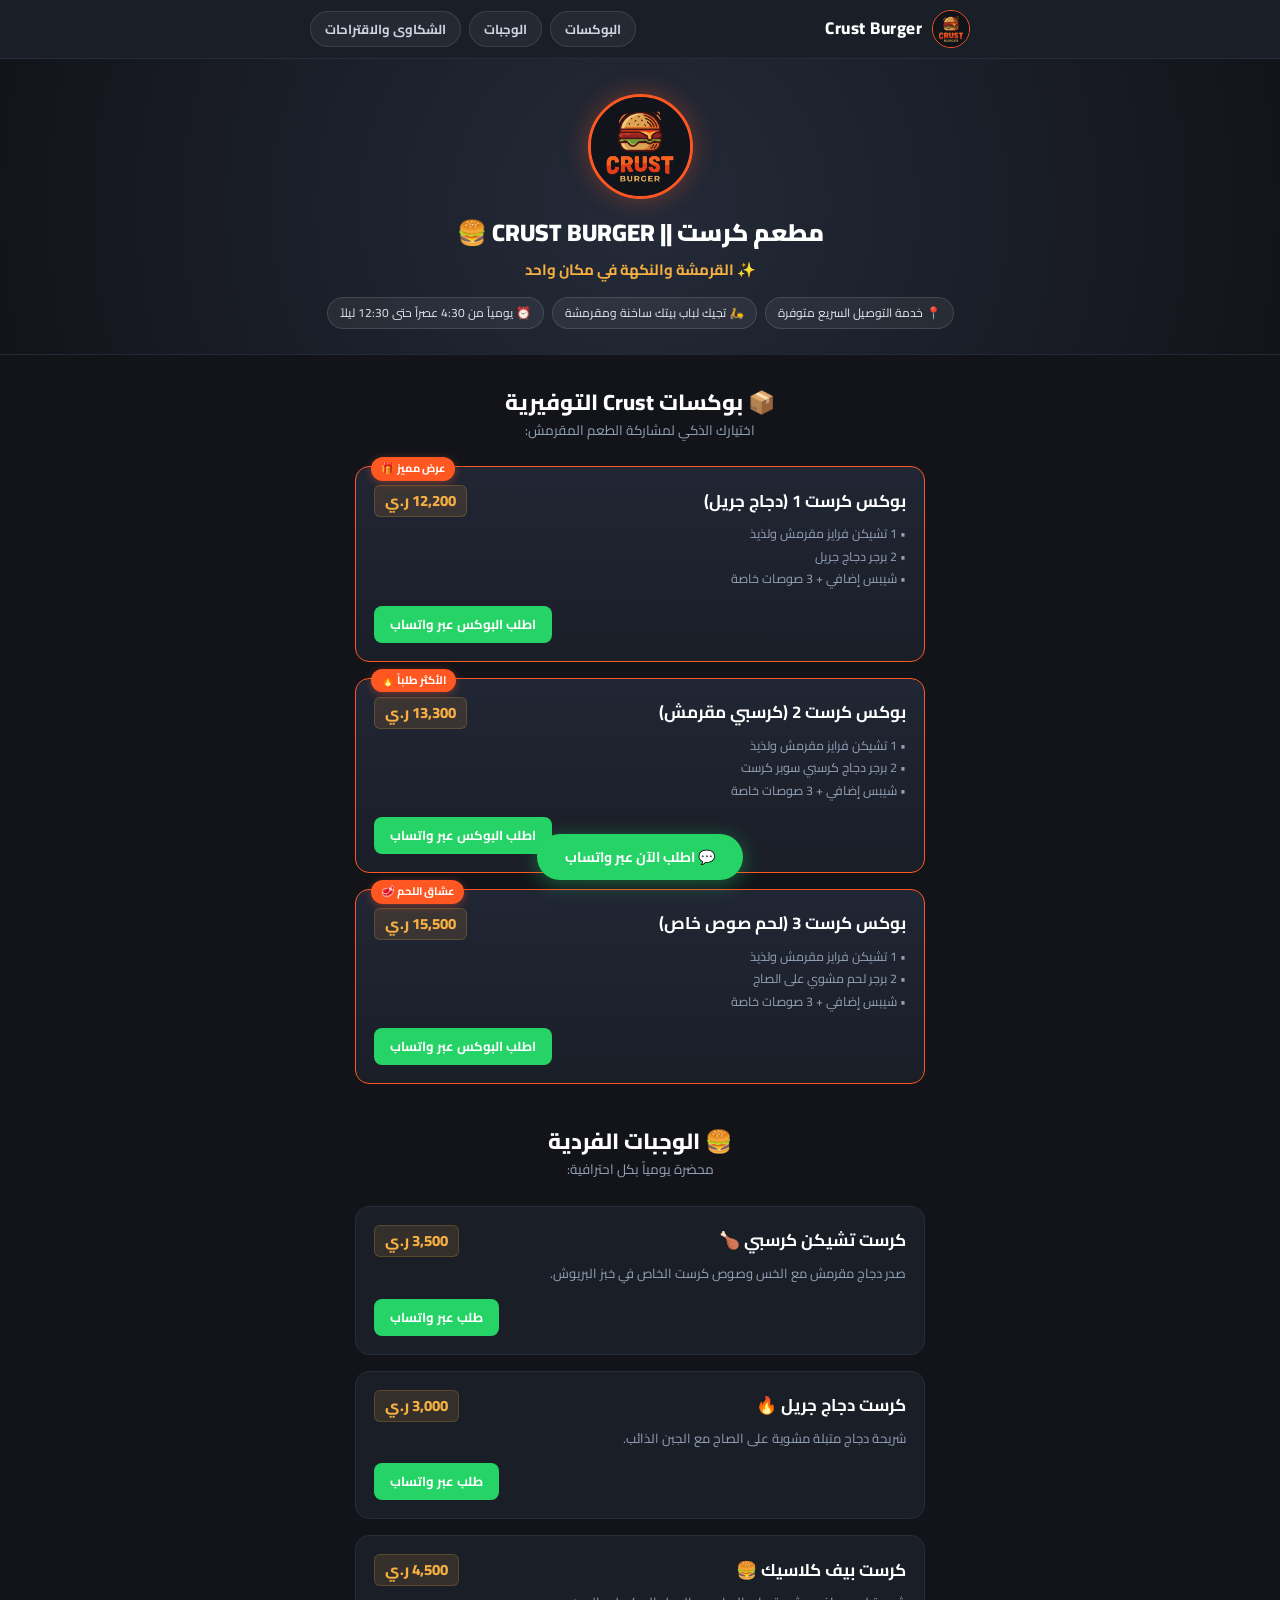
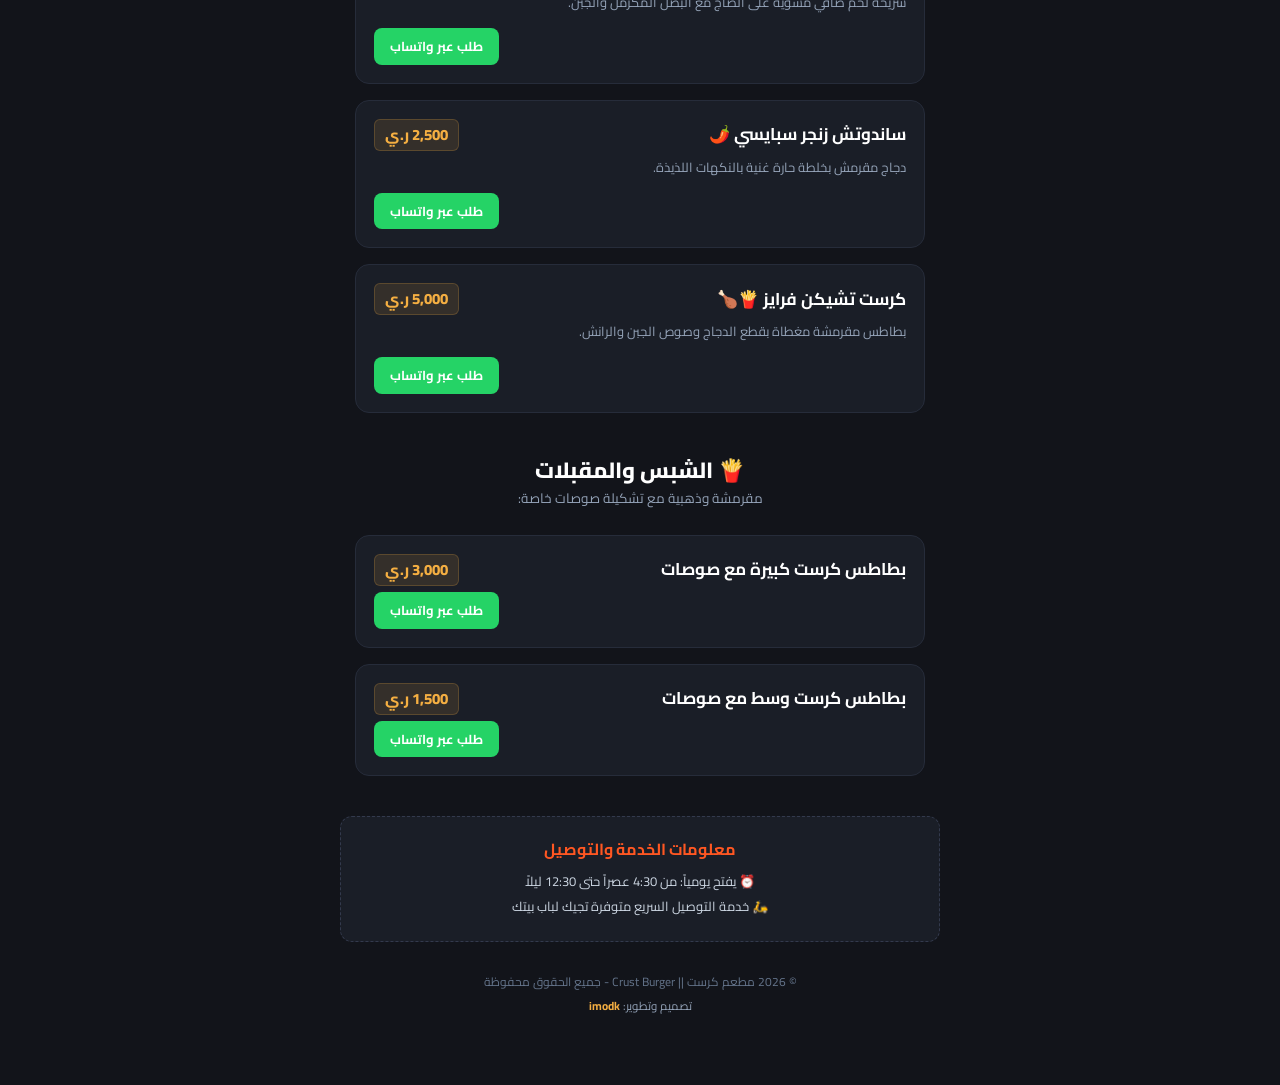
<file: index.html>
<!DOCTYPE html>
<html dir="rtl" lang="ar">
<head>
    <meta charset="UTF-8">
    <meta name="viewport" content="width=device-width, initial-scale=1.0">
    <title>مطعم كرست برجر || Crust Burger</title>
    <link rel="preconnect" href="https://fonts.googleapis.com">
    <link rel="preconnect" href="https://fonts.gstatic.com" crossorigin>
    <link href="https://fonts.googleapis.com/css2?family=Cairo:wght@400;600;700;800;900&display=swap" rel="stylesheet">
    <link rel="stylesheet" href="ta'aim.css">
</head>
<body>

    <nav class="navbar">
        <div class="nav-container">
            <div class="brand">
                <img src="crust.jpeg" alt="شعار كرست برجر" class="nav-logo">
                <span class="brand-name">Crust Burger</span>
            </div>
            <ul class="nav-links">
                <li><a href="#boxes">البوكسات</a></li>
                <li><a href="#meals">الوجبات</a></li>
                <li><a href="feedback.html">الشكاوى والاقتراحات</a></li>
            </ul>
        </div>
    </nav>

    <header class="header">
        <div class="logo-box">
            <img src="crust.jpeg" alt="شعار كرست برجر" class="logo">
        </div>
        <h1>مطعم كرست || CRUST BURGER 🍔</h1>
        <p class="slogan">✨ القرمشة والنكهة في مكان واحد</p>

        <div class="info-badges">
            <span class="badge">📍 خدمة التوصيل السريع متوفرة</span>
            <span class="badge">🛵 تجيك لباب بيتك ساخنة ومقرمشة</span>
            <span class="badge">⏰ يومياً من 4:30 عصراً حتى 12:30 ليلاً</span>
        </div>
    </header>

    <main class="menu-container">

        <section id="boxes">
            <h2 class="menu-title">📦 بوكسات Crust التوفيرية</h2>
            <p class="menu-subtitle">اختيارك الذكي لمشاركة الطعم المقرمش:</p>

            <div class="food-card featured">
                <div class="card-badge">عرض مميز 🎁</div>
                <div class="food-info">
                    <div class="food-header">
                        <h3>بوكس كرست 1 (دجاج جريل)</h3>
                        <span class="price">12,200 ر.ي</span>
                    </div>
                    <p class="box-items">
                        • 1 تشيكن فرايز مقرمش ولذيذ<br>
                        • 2 برجر دجاج جريل<br>
                        • شيبس إضافي + 3 صوصات خاصة
                    </p>
                    <div class="card-bottom">
                        <a href="https://wa.me/966553062248?text=السلام%20عليكم،%20حاب%20اطلب%20بوكس%20كرست%201" target="_blank" class="btn-order">
                            اطلب البوكس عبر واتساب
                        </a>
                    </div>
                </div>
            </div>

            <div class="food-card featured">
                <div class="card-badge">الأكثر طلباً 🔥</div>
                <div class="food-info">
                    <div class="food-header">
                        <h3>بوكس كرست 2 (كرسبي مقرمش)</h3>
                        <span class="price">13,300 ر.ي</span>
                    </div>
                    <p class="box-items">
                        • 1 تشيكن فرايز مقرمش ولذيذ<br>
                        • 2 برجر دجاج كرسبي سوبر كرست<br>
                        • شيبس إضافي + 3 صوصات خاصة
                    </p>
                    <div class="card-bottom">
                        <a href="https://wa.me/966553062248?text=السلام%20عليكم،%20حاب%20اطلب%20بوكس%20كرست%202" target="_blank" class="btn-order">
                            اطلب البوكس عبر واتساب
                        </a>
                    </div>
                </div>
            </div>

            <div class="food-card featured">
                <div class="card-badge">عشاق اللحم 🥩</div>
                <div class="food-info">
                    <div class="food-header">
                        <h3>بوكس كرست 3 (لحم صوص خاص)</h3>
                        <span class="price">15,500 ر.ي</span>
                    </div>
                    <p class="box-items">
                        • 1 تشيكن فرايز مقرمش ولذيذ<br>
                        • 2 برجر لحم مشوي على الصاج<br>
                        • شيبس إضافي + 3 صوصات خاصة
                    </p>
                    <div class="card-bottom">
                        <a href="https://wa.me/966553062248?text=السلام%20عليكم،%20حاب%20اطلب%20بوكس%20كرست%203" target="_blank" class="btn-order">
                            اطلب البوكس عبر واتساب
                        </a>
                    </div>
                </div>
            </div>
        </section>

        <section id="meals" style="margin-top: 40px;">
            <h2 class="menu-title">🍔 الوجبات الفردية</h2>
            <p class="menu-subtitle">محضرة يومياً بكل احترافية:</p>

            <div class="food-card">
                <div class="food-info">
                    <div class="food-header">
                        <h3>كرست تشيكن كرسبي 🍗</h3>
                        <span class="price">3,500 ر.ي</span>
                    </div>
                    <p>صدر دجاج مقرمش مع الخس وصوص كرست الخاص في خبز البريوش.</p>
                    <div class="card-bottom">
                        <a href="https://wa.me/966553062248?text=السلام%20عليكم،%20حاب%20اطلب%20كرست%20تشيكن%20كرسبي" target="_blank" class="btn-order">
                            طلب عبر واتساب
                        </a>
                    </div>
                </div>
            </div>

            <div class="food-card">
                <div class="food-info">
                    <div class="food-header">
                        <h3>كرست دجاج جريل 🔥</h3>
                        <span class="price">3,000 ر.ي</span>
                    </div>
                    <p>شريحة دجاج متبلة مشوية على الصاج مع الجبن الذائب.</p>
                    <div class="card-bottom">
                        <a href="https://wa.me/966553062248?text=السلام%20عليكم،%20حاب%20اطلب%20كرست%20دجاج%20جريل" target="_blank" class="btn-order">
                            طلب عبر واتساب
                        </a>
                    </div>
                </div>
            </div>

            <div class="food-card">
                <div class="food-info">
                    <div class="food-header">
                        <h3>كرست بيف كلاسيك 🍔</h3>
                        <span class="price">4,500 ر.ي</span>
                    </div>
                    <p>شريحة لحم صافي مشوية على الصاج مع البصل المكرمل والجبن.</p>
                    <div class="card-bottom">
                        <a href="https://wa.me/966553062248?text=السلام%20عليكم،%20حاب%20اطلب%20كرست%20بيف%20كلاسيك" target="_blank" class="btn-order">
                            طلب عبر واتساب
                        </a>
                    </div>
                </div>
            </div>

            <div class="food-card">
                <div class="food-info">
                    <div class="food-header">
                        <h3>ساندوتش زنجر سبايسي 🌶️</h3>
                        <span class="price">2,500 ر.ي</span>
                    </div>
                    <p>دجاج مقرمش بخلطة حارة غنية بالنكهات اللذيذة.</p>
                    <div class="card-bottom">
                        <a href="https://wa.me/966553062248?text=السلام%20عليكم،%20حاب%20اطلب%20ساندوتش%20زنجر%20سبايسي" target="_blank" class="btn-order">
                            طلب عبر واتساب
                        </a>
                    </div>
                </div>
            </div>

            <div class="food-card">
                <div class="food-info">
                    <div class="food-header">
                        <h3>كرست تشيكن فرايز 🍟🍗</h3>
                        <span class="price">5,000 ر.ي</span>
                    </div>
                    <p>بطاطس مقرمشة مغطاة بقطع الدجاج وصوص الجبن والرانش.</p>
                    <div class="card-bottom">
                        <a href="https://wa.me/966553062248?text=السلام%20عليكم،%20حاب%20اطلب%20كرست%20تشيكن%20فرايز" target="_blank" class="btn-order">
                            طلب عبر واتساب
                        </a>
                    </div>
                </div>
            </div>
        </section>

        <section id="fries" style="margin-top: 40px;">
            <h2 class="menu-title">🍟 الشبس والمقبلات</h2>
            <p class="menu-subtitle">مقرمشة وذهبية مع تشكيلة صوصات خاصة:</p>

            <div class="food-card">
                <div class="food-info">
                    <div class="food-header">
                        <h3>بطاطس كرست كبيرة مع صوصات</h3>
                        <span class="price">3,000 ر.ي</span>
                    </div>
                    <div class="card-bottom">
                        <a href="https://wa.me/966553062248?text=السلام%20عليكم،%20حاب%20اطلب%20بطاطس%20كرست%20كبيرة" target="_blank" class="btn-order">
                            طلب عبر واتساب
                        </a>
                    </div>
                </div>
            </div>

            <div class="food-card">
                <div class="food-info">
                    <div class="food-header">
                        <h3>بطاطس كرست وسط مع صوصات</h3>
                        <span class="price">1,500 ر.ي</span>
                    </div>
                    <div class="card-bottom">
                        <a href="https://wa.me/966553062248?text=السلام%20عليكم،%20حاب%20اطلب%20بطاطس%20كرست%20وسط" target="_blank" class="btn-order">
                            طلب عبر واتساب
                        </a>
                    </div>
                </div>
            </div>
        </section>

    </main>

    <section class="timing-section">
        <h3>معلومات الخدمة والتوصيل</h3>
        <p>⏰ يفتح يومياً: من 4:30 عصراً حتى 12:30 ليلاً</p>
        <p>🛵 خدمة التوصيل السريع متوفرة تجيك لباب بيتك</p>
    </section>

    <footer>
        <p>© 2026 مطعم كرست || Crust Burger - جميع الحقوق محفوظة</p>
        <p class="dev-credits">
            تصميم وتطوير: <a href="https://i-modk.github.io/my-website/" target="_blank">imodk</a>
        </p>
    </footer>

    <a href="https://wa.me/966553062248?text=السلام%20عليكم%20مطعم%20كرست،%20حاب%20اطلب" class="floating-btn" target="_blank">
        💬 اطلب الآن عبر واتساب
    </a>

</body>
</html>
</file>
